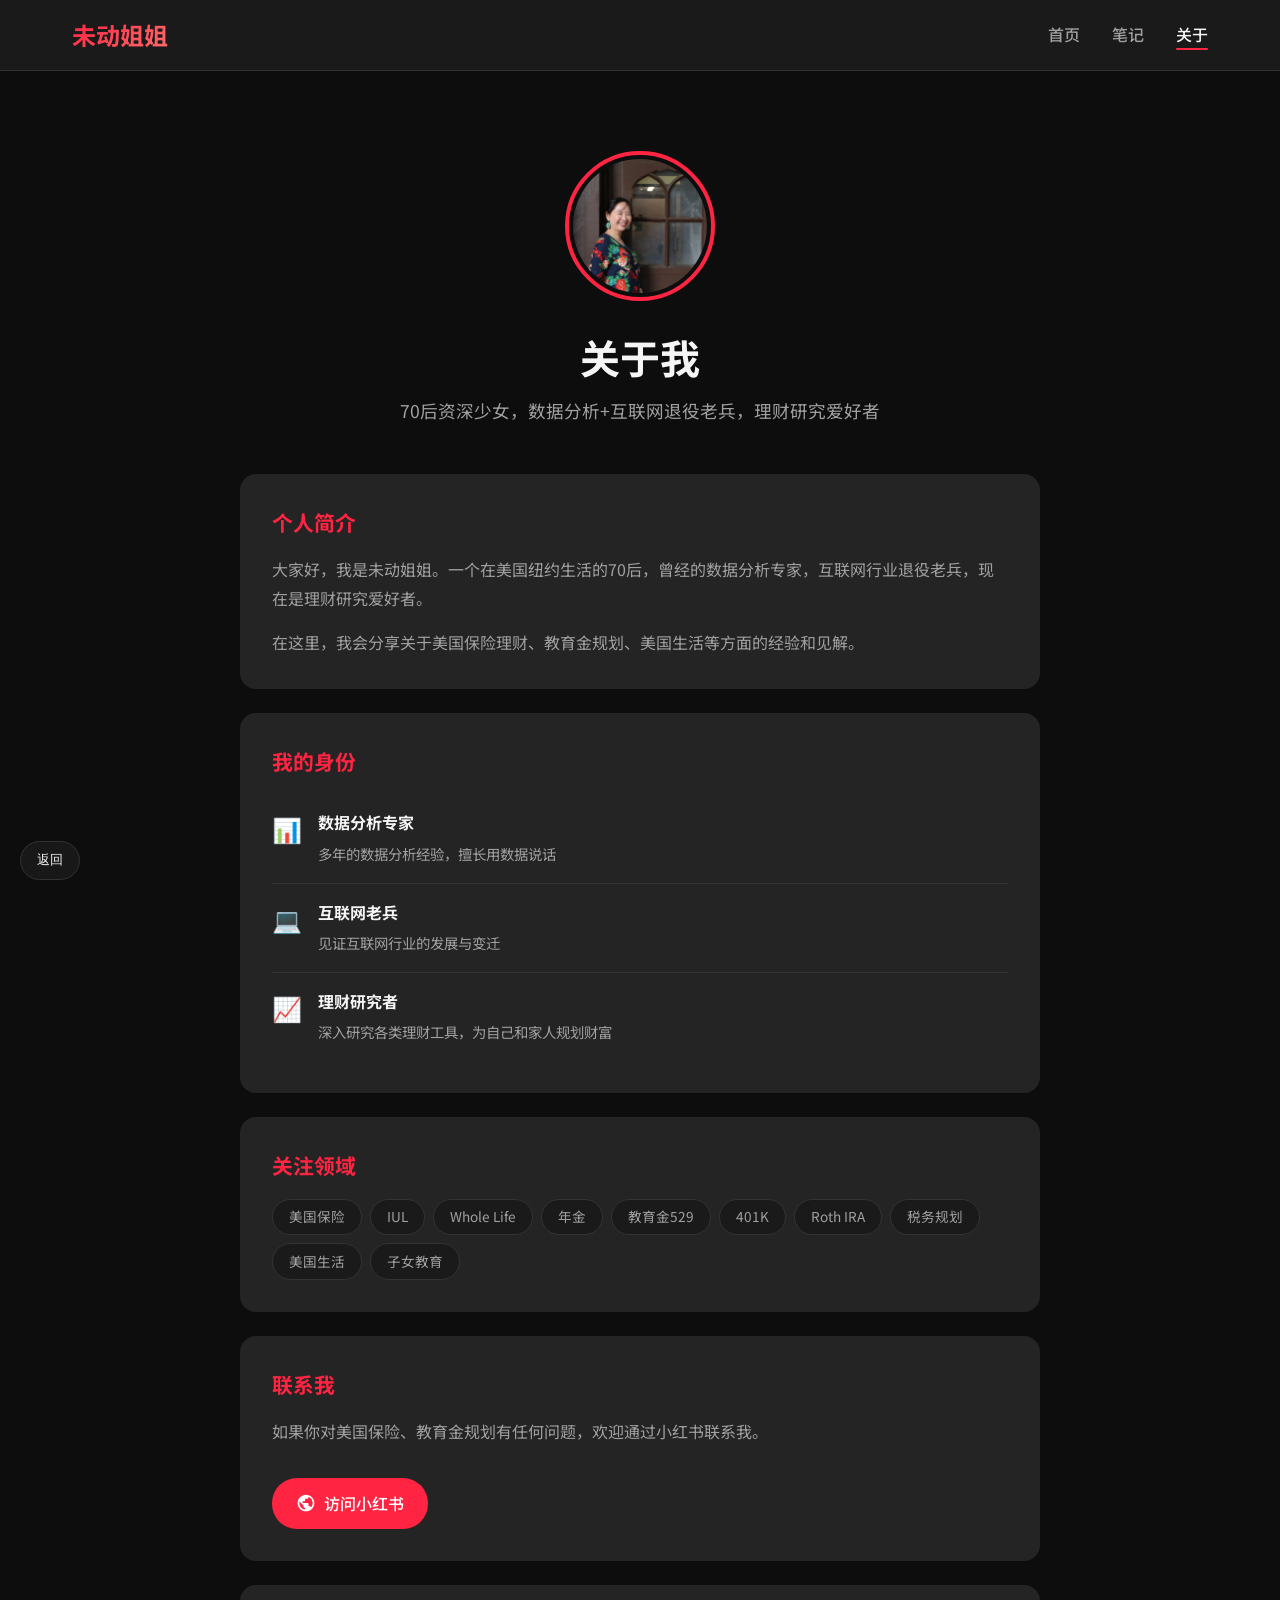
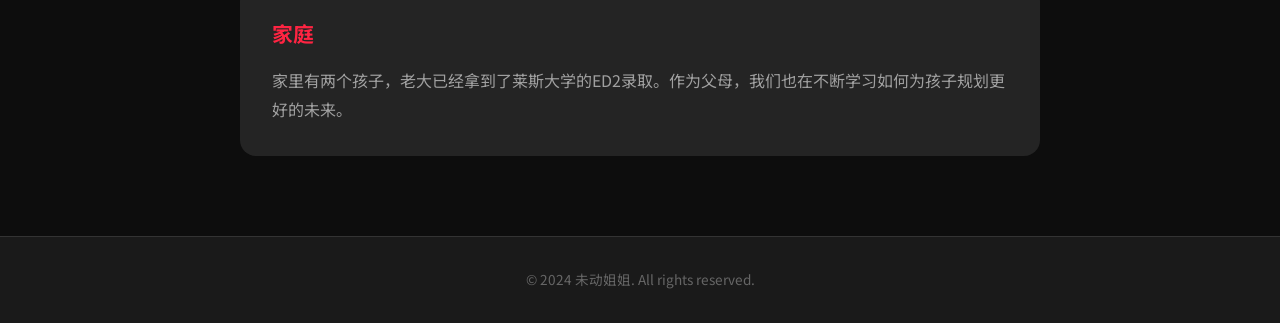
<file: about.html>
<!DOCTYPE html>
<html lang="zh-CN">
<head>
    <meta charset="UTF-8">
    <meta name="viewport" content="width=device-width, initial-scale=1.0">
    <title>关于 - 未动姐姐</title>
    <link rel="stylesheet" href="css/style.css">
    <link rel="preconnect" href="https://fonts.googleapis.com">
    <link rel="preconnect" href="https://fonts.gstatic.com" crossorigin>
    <link href="https://fonts.googleapis.com/css2?family=Noto+Sans+SC:wght@300;400;500;700&display=swap" rel="stylesheet">
</head>
<body>
    <nav class="navbar">
        <div class="nav-container">
            <a href="index.html" class="logo">未动姐姐</a>
            <ul class="nav-menu">
                <li><a href="index.html">首页</a></li>
                <li><a href="notes.html">笔记</a></li>
                <li><a href="about.html" class="active">关于</a></li>
            </ul>
        </div>
    </nav>

    <main class="main-content">
        <section class="about-hero">
            <div class="about-avatar">
                <img src="images/avatar.webp" alt="未动姐姐">
            </div>
            <h1>关于我</h1>
            <p class="tagline">70后资深少女，数据分析+互联网退役老兵，理财研究爱好者</p>
        </section>

        <section class="about-content">
            <div class="about-card">
                <h2>个人简介</h2>
                <p>大家好，我是未动姐姐。一个在美国纽约生活的70后，曾经的数据分析专家，互联网行业退役老兵，现在是理财研究爱好者。</p>
                <p>在这里，我会分享关于美国保险理财、教育金规划、美国生活等方面的经验和见解。</p>
            </div>

            <div class="about-card">
                <h2>我的身份</h2>
                <ul class="identity-list">
                    <li>
                        <span class="icon">📊</span>
                        <div>
                            <strong>数据分析专家</strong>
                            <p>多年的数据分析经验，擅长用数据说话</p>
                        </div>
                    </li>
                    <li>
                        <span class="icon">💻</span>
                        <div>
                            <strong>互联网老兵</strong>
                            <p>见证互联网行业的发展与变迁</p>
                        </div>
                    </li>
                    <li>
                        <span class="icon">📈</span>
                        <div>
                            <strong>理财研究者</strong>
                            <p>深入研究各类理财工具，为自己和家人规划财富</p>
                        </div>
                    </li>
                </ul>
            </div>

            <div class="about-card">
                <h2>关注领域</h2>
                <div class="tags">
                    <span class="tag">美国保险</span>
                    <span class="tag">IUL</span>
                    <span class="tag">Whole Life</span>
                    <span class="tag">年金</span>
                    <span class="tag">教育金529</span>
                    <span class="tag">401K</span>
                    <span class="tag">Roth IRA</span>
                    <span class="tag">税务规划</span>
                    <span class="tag">美国生活</span>
                    <span class="tag">子女教育</span>
                </div>
            </div>

            <div class="about-card">
                <h2>联系我</h2>
                <p>如果你对美国保险、教育金规划有任何问题，欢迎通过小红书联系我。</p>
                <a href="https://www.xiaohongshu.com/user/profile/58ec2e436a6a694daa309b21" target="_blank" class="contact-btn">
                    <svg viewBox="0 0 24 24" width="20" height="20" fill="currentColor">
                        <path d="M12 2C6.48 2 2 6.48 2 12s4.48 10 10 10 10-4.48 10-10S17.52 2 12 2zm-1 17.93c-3.95-.49-7-3.85-7-7.93 0-.62.08-1.21.21-1.79L9 15v1c0 1.1.9 2 2 2v1.93zm6.9-2.54c-.26-.81-1-1.39-1.9-1.39h-1v-3c0-.55-.45-1-1-1H8v-2h2c.55 0 1-.45 1-1V7h2c1.1 0 2-.9 2-2v-.41c2.93 1.19 5 4.06 5 7.41 0 2.08-.8 3.97-2.1 5.39z"/>
                    </svg>
                    访问小红书
                </a>
            </div>

            <div class="about-card">
                <h2>家庭</h2>
                <p>家里有两个孩子，老大已经拿到了莱斯大学的ED2录取。作为父母，我们也在不断学习如何为孩子规划更好的未来。</p>
            </div>
        </section>
    </main>

    <button type="button" class="back-page-btn" id="backPageBtn">返回</button>

    <footer class="footer">
        <p>&copy; 2024 未动姐姐. All rights reserved.</p>
    </footer>

    <script src="js/main.js"></script>
</body>
</html>
</file>
<file: css/style.css>
:root {
    --bg-primary: #0d0d0d;
    --bg-secondary: #1a1a1a;
    --bg-card: #242424;
    --bg-card-hover: #2d2d2d;
    --text-primary: #f5f5f5;
    --text-secondary: #a0a0a0;
    --text-muted: #666666;
    --accent: #ff2442;
    --accent-hover: #ff4d5e;
    --border: #333333;
    --shadow: rgba(0, 0, 0, 0.5);
}

* {
    margin: 0;
    padding: 0;
    box-sizing: border-box;
}

body {
    font-family: 'Noto Sans SC', -apple-system, BlinkMacSystemFont, 'Segoe UI', Roboto, sans-serif;
    background-color: var(--bg-primary);
    color: var(--text-primary);
    line-height: 1.6;
    min-height: 100vh;
}

.navbar {
    background-color: var(--bg-secondary);
    border-bottom: 1px solid var(--border);
    position: sticky;
    top: 0;
    z-index: 1000;
    backdrop-filter: blur(10px);
}

.nav-container {
    max-width: 1200px;
    margin: 0 auto;
    padding: 1rem 2rem;
    display: flex;
    justify-content: space-between;
    align-items: center;
}

.logo {
    font-size: 1.5rem;
    font-weight: 700;
    color: var(--text-primary);
    text-decoration: none;
    background: linear-gradient(135deg, var(--accent), #ff6b6b);
    -webkit-background-clip: text;
    -webkit-text-fill-color: transparent;
    background-clip: text;
}

.nav-menu {
    display: flex;
    list-style: none;
    gap: 2rem;
}

.nav-menu a {
    color: var(--text-secondary);
    text-decoration: none;
    font-weight: 500;
    transition: color 0.3s ease;
    position: relative;
}

.nav-menu a:hover,
.nav-menu a.active {
    color: var(--text-primary);
}

.nav-menu a.active::after {
    content: '';
    position: absolute;
    bottom: -4px;
    left: 0;
    width: 100%;
    height: 2px;
    background: var(--accent);
    border-radius: 2px;
}

.main-content {
    max-width: 1200px;
    margin: 0 auto;
    padding: 2rem;
}

.profile-section {
    display: flex;
    justify-content: center;
    padding: 2rem 0;
}

.profile-card {
    background: var(--bg-card);
    border-radius: 20px;
    padding: 3rem;
    text-align: center;
    max-width: 500px;
    width: 100%;
    box-shadow: 0 10px 40px var(--shadow);
}

.avatar {
    width: 120px;
    height: 120px;
    margin: 0 auto 1.5rem;
    border-radius: 50%;
    overflow: hidden;
    border: 3px solid var(--accent);
    padding: 3px;
}

.avatar img {
    width: 100%;
    height: 100%;
    object-fit: cover;
    border-radius: 50%;
}

.username {
    font-size: 1.8rem;
    font-weight: 700;
    margin-bottom: 0.5rem;
}

.xiaohongshu-id {
    color: var(--text-muted);
    font-size: 0.9rem;
    margin-bottom: 1rem;
}

.location {
    display: flex;
    justify-content: center;
    gap: 1rem;
    margin-bottom: 1rem;
    flex-wrap: wrap;
}

.ip-badge {
    background: var(--bg-secondary);
    padding: 0.3rem 0.8rem;
    border-radius: 20px;
    font-size: 0.85rem;
    color: var(--text-secondary);
}

.location-text {
    color: var(--text-secondary);
    font-size: 0.9rem;
}

.bio {
    color: var(--text-secondary);
    margin-bottom: 1.5rem;
    font-size: 0.95rem;
}

.stats {
    display: flex;
    justify-content: center;
    gap: 2rem;
    margin-bottom: 1.5rem;
    padding: 1rem 0;
    border-top: 1px solid var(--border);
    border-bottom: 1px solid var(--border);
}

.stat-item {
    display: flex;
    flex-direction: column;
    align-items: center;
}

.stat-number {
    font-size: 1.3rem;
    font-weight: 700;
    color: var(--text-primary);
}

.stat-label {
    font-size: 0.8rem;
    color: var(--text-muted);
}

.social-links {
;
    justify-content    display: flex: center;
    gap: 1rem;
}

.social-link {
    display: inline-flex;
    align-items: center;
    gap: 0.5rem;
    padding: 0.6rem 1.2rem;
    background: var(--bg-secondary);
    color: var(--text-secondary);
    text-decoration: none;
    border-radius: 25px;
    font-size: 0.9rem;
    transition: all 0.3s ease;
}

.social-link:hover {
    background: var(--accent);
    color: white;
}

.social-link.xhs:hover {
    background: #ff2442;
}

.section-title {
    font-size: 1.5rem;
    margin-bottom: 1.5rem;
    padding-bottom: 0.5rem;
    border-bottom: 2px solid var(--accent);
    display: inline-block;
}

.featured-section {
    padding: 2rem 0;
}

.notes-grid {
    display: grid;
    grid-template-columns: repeat(auto-fill, minmax(280px, 1fr));
    gap: 1.5rem;
}

.note-card {
    background: var(--bg-card);
    border-radius: 16px;
    overflow: hidden;
    transition: transform 0.3s ease, box-shadow 0.3s ease;
    cursor: pointer;
}

.note-card:hover {
    transform: translateY(-5px);
    box-shadow: 0 15px 40px var(--shadow);
}

.note-image {
    width: 100%;
    height: 200px;
    overflow: hidden;
}

.note-image img {
    width: 100%;
    height: 100%;
    object-fit: cover;
    transition: transform 0.3s ease;
}

.note-card:hover .note-image img {
    transform: scale(1.05);
}

.note-content {
    padding: 1rem;
}

.note-content h3 {
    font-size: 1rem;
    font-weight: 500;
    margin-bottom: 0.5rem;
    line-height: 1.4;
    display: -webkit-box;
    -webkit-line-clamp: 2;
    -webkit-box-orient: vertical;
    overflow: hidden;
}

.note-desc {
    color: var(--text-muted);
    font-size: 0.85rem;
    margin-bottom: 0.5rem;
    display: -webkit-box;
    -webkit-line-clamp: 2;
    -webkit-box-orient: vertical;
    overflow: hidden;
}

.note-stats {
    display: flex;
    gap: 1rem;
    font-size: 0.8rem;
    color: var(--text-muted);
}

.page-header {
    text-align: center;
    padding: 2rem 0;
}

.page-header h1 {
    font-size: 2rem;
    margin-bottom: 0.5rem;
}

.page-header p {
    color: var(--text-secondary);
}

.notes-section,
.collections-section {
    padding: 1rem 0;
}

.category-filter {
    display: flex;
    gap: 1rem;
    margin-bottom: 2rem;
    flex-wrap: wrap;
    justify-content: center;
}

.filter-btn {
    padding: 0.5rem 1.5rem;
    background: var(--bg-card);
    border: 1px solid var(--border);
    color: var(--text-secondary);
    border-radius: 25px;
    cursor: pointer;
    transition: all 0.3s ease;
    font-size: 0.9rem;
}

.filter-btn:hover,
.filter-btn.active {
    background: var(--accent);
    color: white;
    border-color: var(--accent);
}

.collections-grid {
    display: grid;
    grid-template-columns: repeat(auto-fill, minmax(350px, 1fr));
    gap: 1.5rem;
}

.collection-card {
    background: var(--bg-card);
    border-radius: 16px;
    overflow: hidden;
    transition: all 0.3s ease;
}

.collection-card:hover {
    transform: translateY(-5px);
    box-shadow: 0 15px 40px var(--shadow);
}

.collection-card.hidden {
    display: none;
}

.note-card.hidden {
    display: none;
}

.collection-image {
    width: 100%;
    height: 180px;
    overflow: hidden;
}

.collection-image img {
    width: 100%;
    height: 100%;
    object-fit: cover;
}

.collection-content {
    padding: 1.2rem;
}

.category-tag {
    display: inline-block;
    padding: 0.2rem 0.8rem;
    background: var(--accent);
    color: white;
    font-size: 0.75rem;
    border-radius: 20px;
    margin-bottom: 0.8rem;
}

.collection-content h3 {
    font-size: 1.1rem;
    margin-bottom: 0.5rem;
}

.collection-content p {
    color: var(--text-muted);
    font-size: 0.9rem;
}

.about-hero {
    text-align: center;
    padding: 3rem 0;
}

.about-avatar {
    width: 150px;
    height: 150px;
    margin: 0 auto 1.5rem;
    border-radius: 50%;
    overflow: hidden;
    border: 4px solid var(--accent);
    padding: 4px;
}

.about-avatar img {
    width: 100%;
    height: 100%;
    object-fit: cover;
    border-radius: 50%;
}

.about-hero h1 {
    font-size: 2.5rem;
    margin-bottom: 0.5rem;
}

.tagline {
    color: var(--text-secondary);
    font-size: 1.1rem;
}

.about-content {
    max-width: 800px;
    margin: 0 auto;
    display: flex;
    flex-direction: column;
    gap: 1.5rem;
}

.about-card {
    background: var(--bg-card);
    border-radius: 16px;
    padding: 2rem;
}

.about-card h2 {
    font-size: 1.3rem;
    margin-bottom: 1rem;
    color: var(--accent);
}

.about-card p {
    color: var(--text-secondary);
    margin-bottom: 1rem;
    line-height: 1.8;
}

.about-card p:last-child {
    margin-bottom: 0;
}

.identity-list {
    list-style: none;
}

.identity-list li {
    display: flex;
    gap: 1rem;
    padding: 1rem 0;
    border-bottom: 1px solid var(--border);
}

.identity-list li:last-child {
    border-bottom: none;
}

.identity-list .icon {
    font-size: 1.5rem;
    flex-shrink: 0;
}

.identity-list strong {
    display: block;
    margin-bottom: 0.3rem;
}

.identity-list p {
    margin: 0;
    font-size: 0.9rem;
}

.tags {
    display: flex;
    flex-wrap: wrap;
    gap: 0.5rem;
}

.tag {
    padding: 0.4rem 1rem;
    background: var(--bg-secondary);
    border: 1px solid var(--border);
    border-radius: 20px;
    font-size: 0.85rem;
    color: var(--text-secondary);
}

.contact-btn {
    display: inline-flex;
    align-items: center;
    gap: 0.5rem;
    padding: 0.8rem 1.5rem;
    background: var(--accent);
    color: white;
    text-decoration: none;
    border-radius: 25px;
    font-weight: 500;
    transition: all 0.3s ease;
    margin-top: 1rem;
}

.contact-btn:hover {
    background: var(--accent-hover);
    transform: translateY(-2px);
}

.footer {
    background: var(--bg-secondary);
    border-top: 1px solid var(--border);
    text-align: center;
    padding: 2rem;
    margin-top: 3rem;
}

.footer p {
    color: var(--text-muted);
    font-size: 0.85rem;
}

.footer-note {
    margin-top: 0.5rem;
    font-size: 0.75rem;
}

@media (max-width: 768px) {
    .nav-container {
        flex-direction: column;
        gap: 1rem;
    }

    .nav-menu {
        gap: 1rem;
    }

    .profile-card {
        padding: 2rem 1.5rem;
    }

    .stats {
        gap: 1rem;
    }

    .notes-grid,
    .collections-grid {
        grid-template-columns: 1fr;
    }

    .main-content {
        padding: 1rem;
    }

    .about-hero h1 {
        font-size: 1.8rem;
    }
}

.modal-overlay {
    display: none;
    position: fixed;
    top: 0;
    left: 0;
    width: 100%;
    height: 100%;
    background: rgba(0, 0, 0, 0.7);
    backdrop-filter: blur(10px);
    -webkit-backdrop-filter: blur(10px);
    z-index: 2000;
    justify-content: center;
    align-items: center;
    opacity: 0;
    transition: opacity 0.3s ease;
}

.modal-overlay.active {
    display: flex;
    opacity: 1;
}

.modal-overlay.reading-mode {
    align-items: stretch;
    justify-content: stretch;
}

.modal-overlay.force-fullscreen {
    align-items: stretch;
    justify-content: stretch;
}

.modal-overlay.force-fullscreen .modal-content {
    position: fixed;
    inset: 0;
    width: 100vw;
    max-width: 100vw;
    height: 100vh;
    max-height: 100vh;
    border-radius: 0;
    margin: 0;
    transform: none;
    overflow: hidden;
}

.modal-overlay.force-fullscreen .modal-image {
    border-radius: 0;
    height: 260px;
}

.modal-overlay.force-fullscreen .modal-body {
    max-width: none;
    margin: 0;
    width: 100%;
    padding: 1.5rem 2rem 2rem;
    height: calc(100vh - 260px);
    max-height: none;
    overflow-y: auto;
}

.modal-overlay.force-fullscreen .modal-full-content {
    width: 100%;
    max-height: none;
    overflow: visible;
}

.modal-overlay:fullscreen {
    display: flex;
    align-items: stretch;
    justify-content: stretch;
    width: 100vw;
    height: 100vh;
    max-width: 100vw;
    max-height: 100vh;
}

.modal-overlay:fullscreen .modal-content {
    position: fixed;
    inset: 0;
    width: 100vw;
    max-width: 100vw;
    height: 100vh;
    max-height: 100vh;
    border-radius: 0;
    margin: 0;
    transform: none;
}

.modal-overlay:fullscreen .modal-image {
    border-radius: 0;
}

.modal-content {
    background: var(--bg-card);
    border-radius: 20px;
    max-width: 960px;
    width: 94vw;
    max-height: 90vh;
    overflow-y: auto;
    position: relative;
    transform: scale(0.9);
    transition: transform 0.3s ease;
}

.modal-content.reading-mode {
    position: fixed;
    inset: 0;
    width: 100vw;
    max-width: 100vw;
    height: 100dvh;
    max-height: 100dvh;
    border-radius: 0;
    margin: 0;
}

.modal-overlay.active .modal-content {
    transform: scale(1);
}

.modal-close {
    position: absolute;
    top: 15px;
    right: 20px;
    background: var(--bg-secondary);
    border: none;
    color: var(--text-primary);
    font-size: 2rem;
    width: 40px;
    height: 40px;
    border-radius: 50%;
    cursor: pointer;
    z-index: 10;
    display: flex;
    align-items: center;
    justify-content: center;
    transition: all 0.3s ease;
}

.modal-fullscreen-btn {
    position: absolute;
    top: 15px;
    left: 20px;
    background: var(--bg-secondary);
    border: 1px solid var(--border);
    color: var(--text-primary);
    font-size: 0.85rem;
    padding: 0.45rem 0.8rem;
    border-radius: 999px;
    cursor: pointer;
    z-index: 10;
    transition: all 0.3s ease;
}

.modal-fullscreen-btn:hover {
    background: var(--accent);
    border-color: var(--accent);
}

.modal-close:hover {
    background: var(--accent);
}

.modal-image {
    width: 100%;
    height: 320px;
    object-fit: cover;
    border-radius: 20px 20px 0 0;
}

.modal-content.reading-mode .modal-image {
    border-radius: 0;
    height: 260px;
}

.modal-body {
    padding: 1.5rem;
}

.modal-category {
    display: inline-block;
    padding: 0.3rem 1rem;
    background: var(--accent);
    color: white;
    border-radius: 20px;
    font-size: 0.85rem;
    margin-bottom: 1rem;
}

.modal-title {
    font-size: 1.4rem;
    margin-bottom: 1rem;
    line-height: 1.4;
}

.modal-desc {
    color: var(--text-secondary);
    line-height: 1.8;
    margin-bottom: 1rem;
}

.modal-desc.clickable {
    cursor: pointer;
    position: relative;
}

.modal-desc.clickable::after {
    content: '点击展开全文';
    display: inline-block;
    margin-left: 8px;
    padding: 2px 8px;
    background: var(--accent);
    color: white;
    font-size: 0.75rem;
    border-radius: 10px;
}

.modal-desc.expanded::after {
    content: '收起';
}

.modal-full-content {
    background: var(--bg-secondary);
    padding: 1.25rem;
    border-radius: 14px;
    margin-bottom: 1rem;
    color: var(--text-secondary);
    line-height: 1.95;
    font-size: 1.02rem;
    white-space: pre-wrap;
    max-height: 56vh;
    overflow-y: auto;
}

.modal-content.reading-mode .modal-body {
    max-width: 860px;
    margin: 0 auto;
    width: 100%;
    padding: 1.5rem 1.25rem 2.5rem;
}

.modal-content.reading-mode .modal-full-content {
    max-height: calc(100vh - 420px);
}

.modal-stats {
    color: var(--text-muted);
    font-size: 0.9rem;
    padding-top: 1rem;
    border-top: 1px solid var(--border);
}

.modal-original-link {
    display: inline-block;
    padding: 0.8rem 1.5rem;
    background: var(--accent);
    color: white;
    text-decoration: none;
    border-radius: 25px;
    font-weight: 500;
    transition: all 0.3s ease;
    margin-top: 1rem;
    cursor: pointer;
}

.modal-original-link:hover {
    background: var(--accent-hover);
    transform: translateY(-2px);
}

.back-page-btn {
    position: fixed;
    left: 20px;
    bottom: 20px;
    z-index: 2100;
    border: 1px solid var(--border);
    background: rgba(26, 26, 26, 0.9);
    color: var(--text-primary);
    padding: 0.6rem 1rem;
    border-radius: 999px;
    cursor: pointer;
    backdrop-filter: blur(6px);
    -webkit-backdrop-filter: blur(6px);
    transition: all 0.2s ease;
}

.back-page-btn:hover {
    background: var(--accent);
    border-color: var(--accent);
}
</file>
